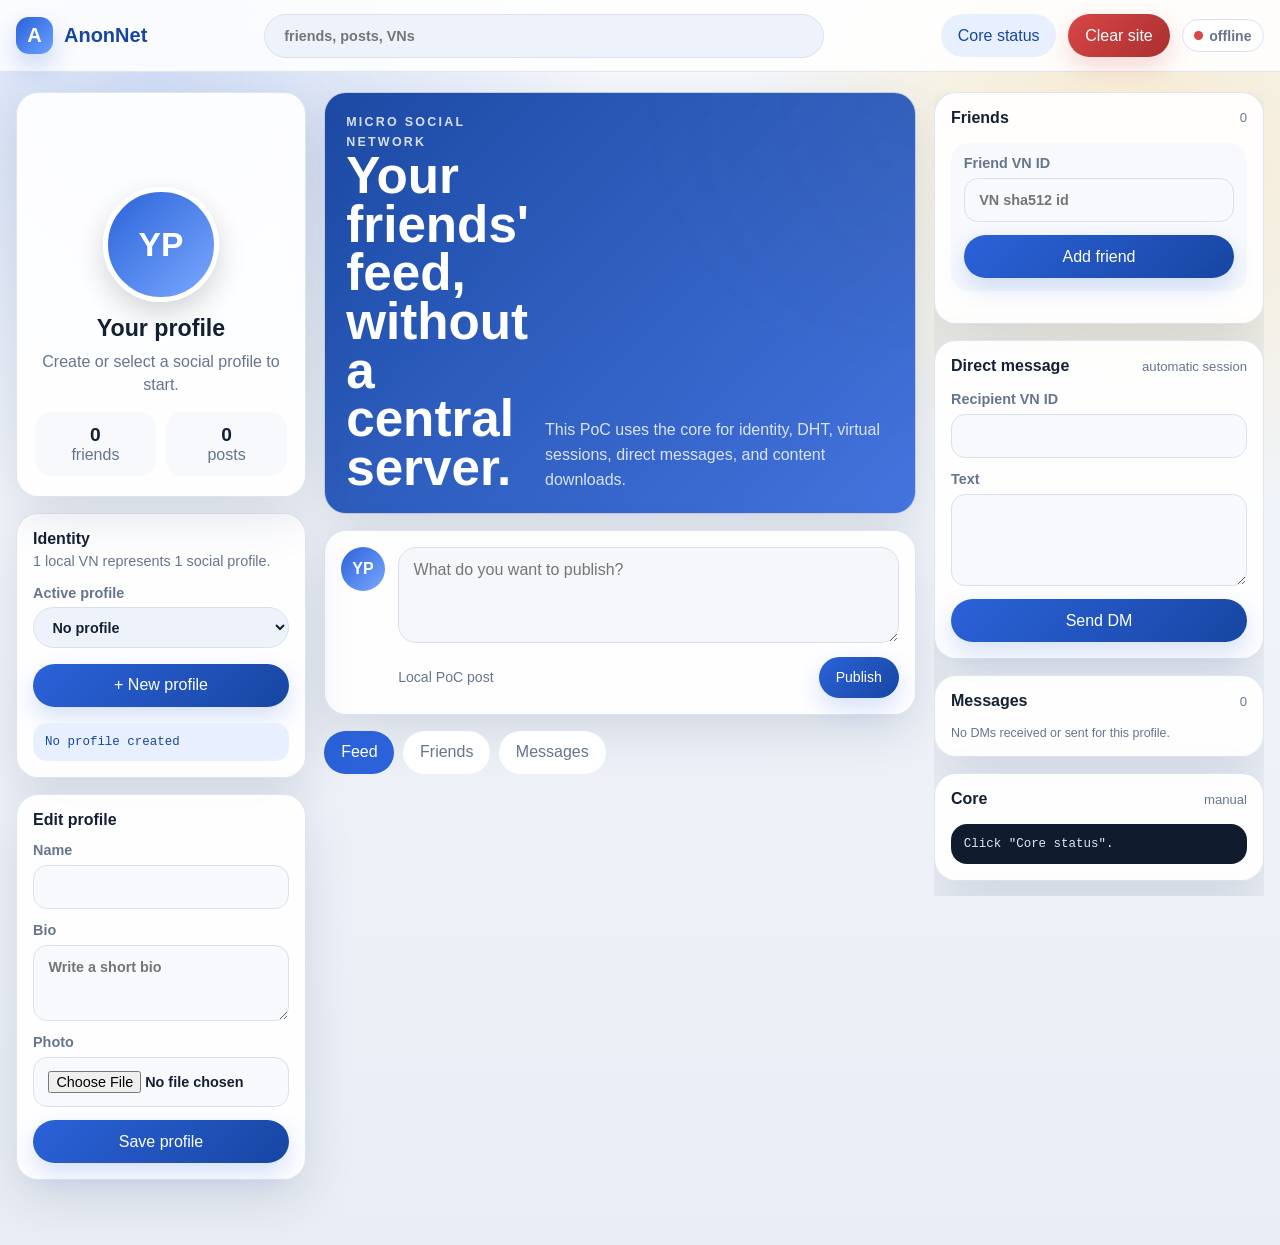
<file: poc/index.html>
<!doctype html>
<html lang="en">
  <head>
    <meta charset="utf-8">
    <meta name="viewport" content="width=device-width, initial-scale=1">
    <title>AnonNet PoC</title>
    <link rel="stylesheet" href="./assets/css/styles.css">
  </head>
  <body>
    <header class="topbar">
      <div class="brand">
        <span class="brand-mark">A</span>
        <span>AnonNet</span>
      </div>
      <label class="search-box">
        <span>Search</span>
        <input type="search" placeholder="friends, posts, VNs">
      </label>
      <div class="topbar-actions">
        <button id="refresh-status" class="ghost-button" type="button">Core status</button>
        <button id="reset-site-cache" class="danger-button" type="button">Clear site</button>
        <span id="connection-pill" class="status-pill">offline</span>
      </div>
    </header>

    <div id="app-feedback" class="app-feedback" aria-live="polite"></div>
    <div id="app-loading" class="app-loading" hidden>
      <div class="loading-card">
        <span class="loading-spinner"></span>
        <strong id="app-loading-title">Processing...</strong>
        <p id="app-loading-message">Please wait while the core runs the action.</p>
      </div>
    </div>
    <main class="social-shell">
      <aside class="left-rail">
        <section class="profile-card">
          <div class="cover"></div>
          <div class="avatar" id="profile-avatar">?</div>
          <h1 id="profile-name">Your profile</h1>
          <p id="profile-bio">Create a social VN and save your profile to start.</p>
          <div class="profile-stats">
            <span><strong id="friend-count">0</strong> friends</span>
            <span><strong id="post-count">0</strong> posts</span>
          </div>
        </section>

        <section id="local-vn-form" class="card compact-card">
          <div>
            <h2>Identity</h2>
          <p>1 local VN represents 1 social profile.</p>
          </div>
          <label class="profile-switcher">
            Active profile
            <select id="active-profile-select">
              <option value="">No profile</option>
            </select>
          </label>
          <button id="create-profile-button" type="button">+ New profile</button>
          <code id="local-vn-output">No VN created</code>
        </section>

        <form id="profile-form" class="card stack-form">
          <h2>Edit profile</h2>
          <label>
            Name
            <input name="displayName" autocomplete="name" required>
          </label>
          <label>
            Bio
            <textarea name="bio" rows="3" placeholder="Write a short bio"></textarea>
          </label>
          <label>
            Photo
            <input id="profile-photo" name="photo" type="file" accept="image/*">
          </label>
          <button type="submit">Save profile</button>
        </form>
      </aside>

      <section class="feed-column">
        <section class="hero-feed">
          <div>
            <p class="eyebrow">micro social network</p>
            <h2>Your friends' feed, without a central server.</h2>
          </div>
          <p>
            This PoC uses the core for identity, DHT, virtual sessions,
            direct messages, and content downloads.
          </p>
        </section>

        <form id="post-form" class="composer">
          <div class="mini-avatar" id="composer-avatar">?</div>
          <textarea name="postText" rows="3" placeholder="What do you want to publish?"></textarea>
          <div class="composer-actions">
            <span>Local PoC post</span>
            <button type="submit">Publish</button>
          </div>
        </form>

        <section class="feed-tabs">
          <button class="tab-button active" type="button">Feed</button>
          <button class="tab-button" type="button">Friends</button>
          <button class="tab-button" type="button">Messages</button>
        </section>

        <section id="feed-list" class="feed-list" aria-live="polite"></section>
      </section>

      <aside class="right-rail">
        <section class="card">
          <div class="section-heading">
            <h2>Friends</h2>
            <span id="friend-summary">0</span>
          </div>
          <form id="friend-form" class="stack-form subtle-form">
            <label>
              Friend VN ID
              <input name="friendVirtualNodeId" autocomplete="off" placeholder="VN sha512 id">
            </label>
            <button type="submit">Add friend</button>
          </form>
          <div id="friend-list" class="friend-list"></div>
        </section>

        <section class="card">
          <div class="section-heading">
            <h2>Direct message</h2>
            <span>automatic session</span>
          </div>
          <form id="message-form" class="stack-form">
            <label>
              Recipient VN ID
              <input name="toVirtualNodeId" autocomplete="off">
            </label>
            <label>
              Text
              <textarea id="message-text" name="text" rows="4"></textarea>
            </label>
            <button type="submit">Send DM</button>
          </form>
        </section>

        <section class="card direct-messages-card">
          <div class="section-heading">
            <h2>Messages</h2>
            <span id="direct-message-summary">0</span>
          </div>
          <div id="direct-message-list" class="direct-message-list"></div>
        </section>

        <section class="card diagnostics">
          <div class="section-heading">
            <h2>Core</h2>
            <span>manual</span>
          </div>
          <pre id="core-status">Click "Core status".</pre>
        </section>

        <section class="card">
          <div class="section-heading">
            <h2>Events</h2>
            <span>real time</span>
          </div>
          <ol id="event-log" class="event-log"></ol>
        </section>
      </aside>
    </main>

    <template id="post-template">
      <article class="post-card">
        <div class="post-avatar"></div>
        <div class="post-body">
          <header>
            <div>
              <strong class="post-author"></strong>
              <span class="post-meta"></span>
            </div>
            <button class="post-menu" type="button">...</button>
          </header>
          <p class="post-text"></p>
          <footer>
            <button type="button">Like</button>
            <button type="button">Comment</button>
            <button type="button">Send DM</button>
          </footer>
        </div>
      </article>
    </template>

    <script src="./assets/js/core/anonnet-client.js"></script>
    <script src="./assets/js/social/models.js"></script>
    <script src="./assets/js/social/session-store.js"></script>
    <script src="./assets/js/social/runtime.js"></script>
    <script src="./assets/js/social/service.js"></script>
    <script src="./assets/js/social/background-sync.js"></script>
    <script src="./assets/js/state.js"></script>
    <script src="./assets/js/app.js"></script>
  </body>
</html>
</file>
<file: poc/assets/css/styles.css>
:root {
  --bg: #e9edf5;
  --surface: #ffffff;
  --surface-soft: #f7f9fd;
  --ink: #142033;
  --muted: #66758d;
  --line: #d9e0ec;
  --brand: #2b62d9;
  --brand-dark: #1746a2;
  --brand-soft: #e8f0ff;
  --accent: #ffb000;
  --ok: #20a464;
  --danger: #d94646;
  --shadow: 0 18px 50px rgba(43, 65, 102, 0.14);
  --radius: 22px;
  color: var(--ink);
  background: var(--bg);
  font-family: "Trebuchet MS", "Segoe UI", sans-serif;
}

* {
  box-sizing: border-box;
}

body {
  margin: 0;
  min-height: 100vh;
  background:
    radial-gradient(circle at 12% 5%, rgba(43, 98, 217, 0.18), transparent 28rem),
    radial-gradient(circle at 88% 12%, rgba(255, 176, 0, 0.18), transparent 24rem),
    linear-gradient(180deg, #f6f8fc, var(--bg));
}

button,
input,
textarea {
  font: inherit;
}

button {
  max-width: 100%;
  border: 0;
  border-radius: 999px;
  padding: 0.78rem 1.05rem;
  color: #fff;
  background: linear-gradient(135deg, var(--brand), var(--brand-dark));
  box-shadow: 0 10px 24px rgba(43, 98, 217, 0.2);
  cursor: pointer;
}

button:disabled {
  cursor: wait;
  opacity: 0.68;
  transform: none;
}

button:hover {
  transform: translateY(-1px);
}

input,
textarea {
  width: 100%;
  border: 1px solid var(--line);
  border-radius: 14px;
  padding: 0.82rem 0.9rem;
  color: var(--ink);
  background: var(--surface-soft);
  outline: none;
}

input:focus,
textarea:focus {
  border-color: rgba(43, 98, 217, 0.55);
  box-shadow: 0 0 0 4px rgba(43, 98, 217, 0.1);
}

textarea {
  resize: vertical;
}

label {
  display: grid;
  gap: 0.42rem;
  color: var(--muted);
  font-size: 0.9rem;
  font-weight: 700;
}

pre,
code {
  overflow: auto;
  white-space: pre-wrap;
  word-break: break-word;
}

.topbar {
  position: sticky;
  top: 0;
  z-index: 20;
  display: grid;
  grid-template-columns: auto minmax(220px, 560px) auto;
  gap: 1rem;
  align-items: center;
  padding: 0.85rem max(1rem, calc((100vw - 1320px) / 2));
  border-bottom: 1px solid rgba(217, 224, 236, 0.82);
  background: rgba(255, 255, 255, 0.86);
  backdrop-filter: blur(18px);
}

.brand {
  display: inline-flex;
  gap: 0.7rem;
  align-items: center;
  color: var(--brand-dark);
  font-size: 1.25rem;
  font-weight: 900;
  text-decoration: none;
}

.brand-mark {
  display: grid;
  width: 2.3rem;
  height: 2.3rem;
  place-items: center;
  border-radius: 0.8rem;
  color: #fff;
  background: linear-gradient(135deg, var(--brand), #6aa1ff);
  box-shadow: 0 12px 24px rgba(43, 98, 217, 0.24);
}

.search-box {
  position: relative;
}

.search-box span {
  position: absolute;
  width: 1px;
  height: 1px;
  overflow: hidden;
  clip: rect(0, 0, 0, 0);
}

.search-box input {
  border-radius: 999px;
  padding-left: 1.2rem;
  background: #eef3fb;
}

.topbar-actions {
  display: flex;
  flex-wrap: wrap;
  gap: 0.75rem;
  align-items: center;
  justify-content: flex-end;
}

.profile-switcher {
  display: grid;
  gap: 0.4rem;
}

.profile-switcher select {
  width: 100%;
  border: 1px solid var(--line);
  border-radius: 999px;
  padding: 0.65rem 0.9rem;
  color: var(--ink);
  background: #eef3fb;
  font: inherit;
  outline: none;
}

.ghost-button {
  color: var(--brand-dark);
  background: var(--brand-soft);
  box-shadow: none;
}

.danger-button {
  color: #fff;
  background: linear-gradient(135deg, var(--danger), #a92f2f);
  box-shadow: 0 10px 24px rgba(217, 70, 70, 0.2);
}

.status-pill {
  display: inline-flex;
  align-items: center;
  gap: 0.4rem;
  border: 1px solid var(--line);
  border-radius: 999px;
  padding: 0.48rem 0.72rem;
  color: var(--muted);
  background: #fff;
  font-size: 0.88rem;
  font-weight: 800;
}

.status-pill::before {
  content: "";
  width: 0.55rem;
  height: 0.55rem;
  border-radius: 999px;
  background: var(--danger);
}

.status-pill.online::before {
  background: var(--ok);
}

.app-feedback {
  position: fixed;
  right: 1rem;
  bottom: 1rem;
  z-index: 60;
  display: grid;
  gap: 0.65rem;
  width: min(28rem, calc(100vw - 2rem));
  pointer-events: none;
}

.feedback-message {
  border: 1px solid rgba(217, 224, 236, 0.9);
  border-left: 5px solid var(--brand);
  border-radius: 18px;
  padding: 0.85rem 1rem;
  background: rgba(255, 255, 255, 0.96);
  box-shadow: var(--shadow);
  color: var(--ink);
  animation: toast-in 180ms ease-out;
}

.feedback-message strong,
.feedback-message span {
  display: block;
}

.feedback-message span {
  margin-top: 0.25rem;
  color: var(--muted);
  font-size: 0.88rem;
  line-height: 1.45;
}

.feedback-message.error {
  border-left-color: var(--danger);
}

.feedback-message.success {
  border-left-color: var(--ok);
}

.app-loading {
  position: fixed;
  inset: 0;
  z-index: 50;
  display: grid;
  place-items: center;
  padding: 1rem;
  background: rgba(20, 32, 51, 0.32);
  backdrop-filter: blur(4px);
}

.app-loading[hidden] {
  display: none;
}

.loading-card {
  display: grid;
  justify-items: center;
  gap: 0.65rem;
  width: min(24rem, 100%);
  border: 1px solid rgba(217, 224, 236, 0.9);
  border-radius: 24px;
  padding: 1.25rem;
  background: rgba(255, 255, 255, 0.96);
  box-shadow: var(--shadow);
  text-align: center;
}

.loading-card p {
  margin: 0;
  color: var(--muted);
}

.loading-spinner {
  width: 2.4rem;
  height: 2.4rem;
  border: 4px solid var(--brand-soft);
  border-top-color: var(--brand);
  border-radius: 999px;
  animation: spin 820ms linear infinite;
}

@keyframes spin {
  to {
    transform: rotate(360deg);
  }
}

@keyframes toast-in {
  from {
    opacity: 0;
    transform: translateY(0.5rem);
  }

  to {
    opacity: 1;
    transform: translateY(0);
  }
}

.social-shell {
  display: grid;
  grid-template-columns: 290px minmax(0, 1fr) 330px;
  gap: 1.15rem;
  width: min(1320px, calc(100% - 2rem));
  margin: 0 auto;
  padding: 1.2rem 0 3rem;
}

.left-rail,
.right-rail {
  display: grid;
  align-content: start;
  gap: 1rem;
  min-width: 0;
}

.left-rail {
  position: sticky;
  top: 5rem;
  padding-bottom: 1rem;
}

.right-rail {
  position: sticky;
  top: 5rem;
  height: calc(100vh - 6rem);
  overflow: auto;
  padding-bottom: 1rem;
}

.card,
.profile-card,
.composer,
.hero-feed,
.post-card {
  border: 1px solid rgba(217, 224, 236, 0.86);
  border-radius: var(--radius);
  background: rgba(255, 255, 255, 0.92);
  box-shadow: var(--shadow);
}

.profile-card {
  position: relative;
  display: grid;
  justify-items: center;
  overflow: hidden;
  padding: 0 1.1rem 1.25rem;
  text-align: center;
}

.cover {
  height: clamp(7.5rem, 12vw, 9.25rem);
  margin: 0 -1.1rem;
  border-radius: var(--radius) var(--radius) 0 0;
  background:
    linear-gradient(135deg, rgba(43, 98, 217, 0.85), rgba(255, 176, 0, 0.8)),
    repeating-linear-gradient(45deg, transparent 0 10px, rgba(255, 255, 255, 0.16) 10px 20px);
}

.avatar,
.mini-avatar,
.post-avatar,
.friend-avatar {
  display: grid;
  place-items: center;
  border-radius: 999px;
  color: #fff;
  background: linear-gradient(135deg, var(--brand), #7aa9ff);
  font-weight: 900;
}

.avatar {
  position: relative;
  z-index: 1;
  width: clamp(6.4rem, 9vw, 7.4rem);
  height: clamp(6.4rem, 9vw, 7.4rem);
  margin: -3.35rem auto 0.8rem;
  border: 5px solid #fff;
  font-size: 2.1rem;
  box-shadow: 0 12px 28px rgba(20, 32, 51, 0.18);
}

.profile-card h1 {
  margin: 0;
  font-size: 1.45rem;
}

.profile-card p {
  margin: 0.5rem 0 1rem;
  color: var(--muted);
  line-height: 1.45;
}

.profile-stats {
  display: grid;
  grid-template-columns: repeat(2, 1fr);
  gap: 0.6rem;
  width: 100%;
}

.profile-stats span {
  border-radius: 16px;
  padding: 0.75rem;
  background: var(--surface-soft);
  color: var(--muted);
}

.profile-stats strong {
  display: block;
  color: var(--ink);
  font-size: 1.2rem;
}

.card {
  display: grid;
  gap: 1rem;
  padding: 1rem;
}

.compact-card h2,
.card h2 {
  margin: 0;
  font-size: 1rem;
}

.compact-card p {
  margin: 0.28rem 0 0;
  color: var(--muted);
  font-size: 0.9rem;
}

.compact-card code {
  display: block;
  border-radius: 14px;
  padding: 0.75rem;
  color: var(--brand-dark);
  background: var(--brand-soft);
  font-size: 0.78rem;
}

.stack-form {
  display: grid;
  gap: 0.82rem;
}

.subtle-form {
  border-radius: 18px;
  padding: 0.8rem;
  background: var(--surface-soft);
}

.feed-column {
  display: grid;
  align-content: start;
  gap: 1rem;
  min-width: 0;
}

.hero-feed {
  display: grid;
  grid-template-columns: 1fr auto;
  gap: 1rem;
  align-items: end;
  padding: 1.3rem;
  color: #fff;
  background:
    linear-gradient(135deg, rgba(23, 70, 162, 0.98), rgba(43, 98, 217, 0.88)),
    radial-gradient(circle at top right, rgba(255, 176, 0, 0.5), transparent 18rem);
}

.hero-feed h2 {
  max-width: 680px;
  margin: 0;
  font-size: clamp(2rem, 4vw, 4rem);
  line-height: 0.95;
}

.hero-feed p {
  max-width: 360px;
  margin: 0;
  color: rgba(255, 255, 255, 0.82);
  line-height: 1.55;
}

.eyebrow {
  margin: 0 0 0.5rem;
  color: var(--accent);
  font-size: 0.78rem;
  font-weight: 900;
  letter-spacing: 0.18em;
  text-transform: uppercase;
}

.composer {
  display: grid;
  grid-template-columns: auto 1fr;
  gap: 0.85rem;
  padding: 1rem;
}

.mini-avatar,
.friend-avatar,
.post-avatar {
  width: 2.7rem;
  height: 2.7rem;
}

.composer textarea {
  min-width: 0;
  min-height: 6rem;
  border-radius: 18px;
  background: #f5f7fb;
}

.composer-actions {
  display: flex;
  grid-column: 2;
  align-items: center;
  justify-content: space-between;
  gap: 1rem;
  color: var(--muted);
  font-size: 0.88rem;
}

.feed-tabs {
  display: flex;
  gap: 0.55rem;
  overflow-x: auto;
}

.tab-button {
  color: var(--muted);
  background: #fff;
  box-shadow: none;
}

.tab-button.active {
  color: #fff;
  background: var(--brand);
}

.feed-list {
  display: grid;
  gap: 1rem;
}

.post-card {
  display: grid;
  grid-template-columns: auto 1fr;
  gap: 0.85rem;
  padding: 1rem;
  min-width: 0;
}

.post-body {
  min-width: 0;
}

.post-body header,
.post-body footer,
.section-heading {
  display: flex;
  flex-wrap: wrap;
  align-items: center;
  justify-content: space-between;
  gap: 0.75rem;
}

.post-body header strong {
  display: block;
}

.post-meta,
.section-heading span {
  color: var(--muted);
  font-size: 0.82rem;
}

.post-menu,
.post-body footer button {
  color: var(--muted);
  background: transparent;
  box-shadow: none;
}

.post-text {
  margin: 0.8rem 0;
  color: #23324a;
  font-size: 1.02rem;
  line-height: 1.62;
  overflow-wrap: anywhere;
}

.post-body footer {
  justify-content: flex-start;
  border-top: 1px solid var(--line);
  padding-top: 0.65rem;
}

.friend-list {
  display: grid;
  gap: 0.65rem;
}

.friend-item {
  display: grid;
  grid-template-columns: auto 1fr auto;
  gap: 0.7rem;
  align-items: center;
  border-radius: 18px;
  padding: 0.65rem;
  background: var(--surface-soft);
  cursor: pointer;
  min-width: 0;
}

.friend-item > div {
  min-width: 0;
}

.friend-item strong,
.friend-item span,
.friend-item small {
  display: block;
}

.friend-item span,
.friend-item small {
  color: var(--muted);
  font-size: 0.78rem;
  overflow-wrap: anywhere;
}

.friend-item small {
  margin-top: 0.18rem;
}

.friend-status {
  width: 0.65rem;
  height: 0.65rem;
  border-radius: 999px;
  background: var(--accent);
}

.friend-status.online {
  background: var(--ok);
}

.direct-messages-card {
  align-content: start;
}

.direct-message-list {
  display: grid;
  gap: 0.7rem;
}

.direct-message-item {
  display: grid;
  gap: 0.28rem;
  border-radius: 18px;
  padding: 0.78rem;
  background: var(--surface-soft);
  border: 1px solid rgba(217, 224, 236, 0.78);
}

.direct-message-item.incoming {
  border-left: 4px solid var(--brand);
}

.direct-message-item.outgoing {
  border-left: 4px solid var(--accent);
}

.direct-message-item strong {
  color: var(--ink);
  font-size: 0.86rem;
}

.direct-message-item span,
.direct-message-item small,
.empty-state {
  color: var(--muted);
  font-size: 0.78rem;
}

.direct-message-item p,
.empty-state {
  margin: 0;
}

.direct-message-item p {
  color: #23324a;
  line-height: 1.45;
  overflow-wrap: anywhere;
}

.diagnostics pre {
  max-height: 15rem;
  margin: 0;
  border-radius: 16px;
  padding: 0.8rem;
  color: #dbe7ff;
  background: #111b2e;
  font-size: 0.78rem;
}

.event-log {
  display: grid;
  gap: 0.55rem;
  max-height: 18rem;
  overflow: auto;
  margin: 0;
  padding: 0;
  list-style: none;
}

.event-log li {
  border-left: 3px solid var(--brand);
  border-radius: 12px;
  padding: 0.65rem;
  background: var(--surface-soft);
  color: var(--muted);
  font-size: 0.78rem;
  overflow-wrap: anywhere;
}

@media (max-width: 1180px) {
  .social-shell {
    grid-template-columns: 260px minmax(0, 1fr);
  }

  .right-rail {
    position: static;
    grid-column: 1 / -1;
    grid-template-columns: repeat(2, minmax(0, 1fr));
    height: auto;
    overflow: visible;
  }
}

@media (max-width: 860px) {
  .topbar {
    grid-template-columns: 1fr;
    padding: 0.75rem 1rem;
  }

  .topbar-actions {
    justify-content: space-between;
  }

  .social-shell {
    grid-template-columns: 1fr;
  }

  .left-rail,
  .right-rail {
    position: static;
    height: auto;
    overflow: visible;
  }

  .right-rail {
    grid-template-columns: 1fr;
  }

  .hero-feed {
    grid-template-columns: 1fr;
  }
}

@media (max-width: 560px) {
  .social-shell {
    width: min(100% - 0.8rem, 1320px);
    padding-top: 0.65rem;
  }

  .composer,
  .post-card {
    grid-template-columns: 1fr;
  }

  .mini-avatar,
  .post-avatar {
    width: 2.45rem;
    height: 2.45rem;
  }

  .composer-actions {
    grid-column: auto;
    align-items: stretch;
    flex-direction: column;
  }

  .profile-stats {
    grid-template-columns: 1fr;
  }
}
</file>
